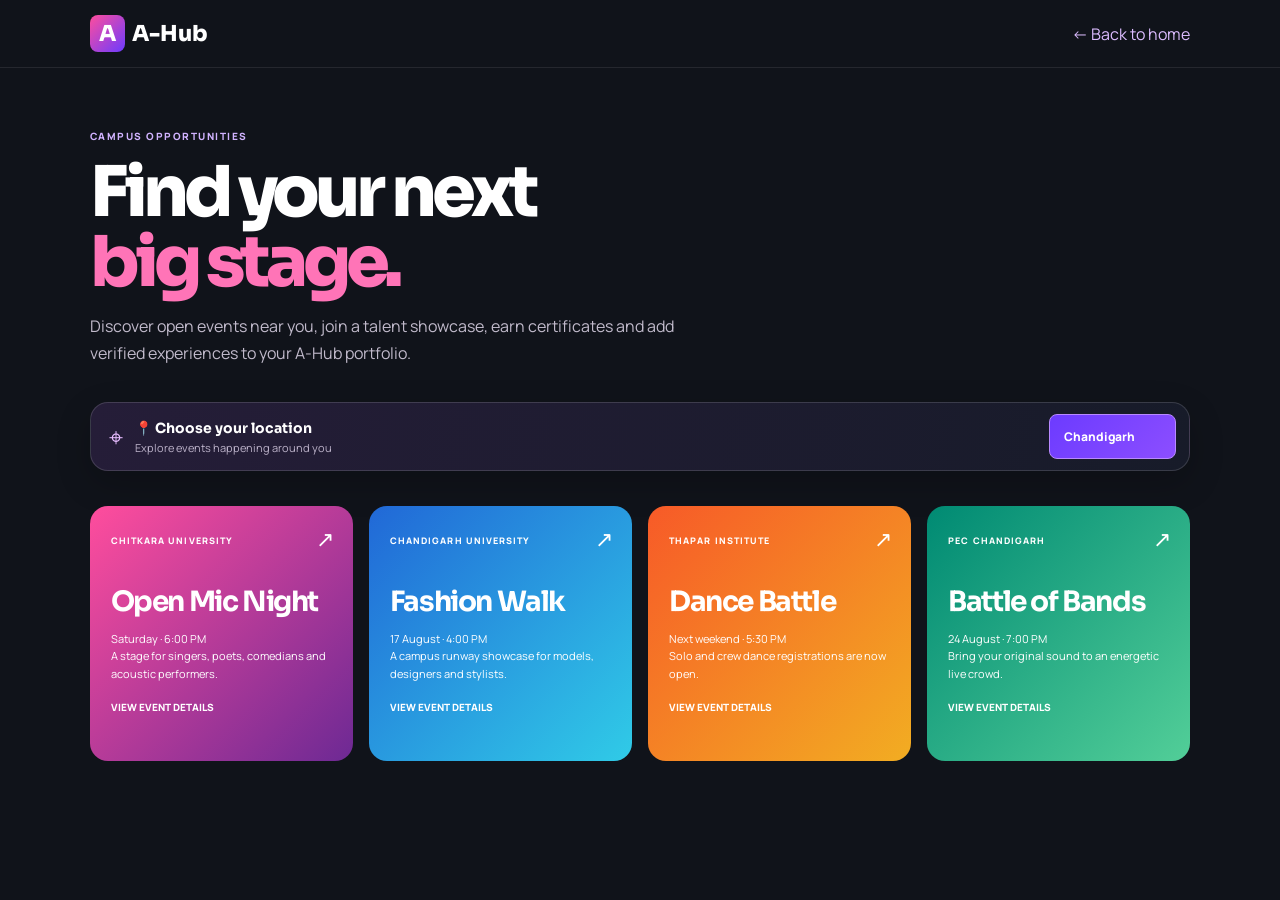
<file: college-opportunities.html>
<!doctype html><html lang="en"><head><meta charset="utf-8"><meta name="viewport" content="width=device-width,initial-scale=1"><title>College Opportunities — A-Hub</title><link rel="preconnect" href="https://fonts.googleapis.com"><link href="https://fonts.googleapis.com/css2?family=Manrope:wght@400;600;700;800&family=Sora:wght@600;700;800&display=swap" rel="stylesheet"><style>:root{--p:#6c3bff;--ink:#10131a}*{box-sizing:border-box}body{margin:0;background:var(--ink);color:#fff;font-family:Manrope}.nav{padding:20px 7vw;display:flex;justify-content:space-between;align-items:center;border-bottom:1px solid #ffffff16}.brand{font:800 22px Sora}.brand i{font-style:normal;background:linear-gradient(135deg,#ff4d9d,#6c3bff);padding:5px 9px;border-radius:8px;margin-right:7px}.nav a{color:#dcbcff;text-decoration:none}main{padding:55px 7vw}.kicker{font-size:10px;letter-spacing:.15em;font-weight:800;color:#d1b3ff}h1{font:800 clamp(38px,6vw,70px)/1 Sora;letter-spacing:-.07em;margin:12px 0}em{font-style:normal;color:#ff74b7}.intro{color:#c1bacb;max-width:600px;line-height:1.7}.location{display:flex;align-items:center;gap:12px;margin:35px 0;padding:15px 17px;border:1px solid #ffffff24;border-radius:14px;background:#ffffff0b}.location strong{font-size:13px}.location select{margin-left:auto;background:#221c2b;color:#fff;border:1px solid #ffffff24;border-radius:8px;padding:10px;font:12px Manrope}.grid{display:grid;grid-template-columns:repeat(auto-fill,minmax(260px,1fr));gap:16px}.event{padding:21px;border-radius:18px;min-height:255px;position:relative;overflow:hidden;cursor:pointer;transition:.25s}.event:hover{transform:translateY(-6px)}.event:after{content:'↗';position:absolute;right:19px;top:18px;font-size:22px}.event small{font-weight:800;letter-spacing:.12em;font-size:9px}.event h2{font:700 28px/1.05 Sora;letter-spacing:-.05em;max-width:230px;margin:38px 0 13px}.event p{font-size:11px;line-height:1.6;max-width:240px}.event span{font-size:10px;font-weight:800}.pink{background:linear-gradient(135deg,#ff4d9d,#6d2994)}.blue{background:linear-gradient(135deg,#2168d7,#30cbe7)}.orange{background:linear-gradient(135deg,#f75a28,#f2ad22)}.green{background:linear-gradient(135deg,#008a73,#52ce98)}.modal{position:fixed;display:none;place-items:center;inset:0;background:#050509bb;z-index:4;padding:15px}.modal.open{display:grid}.panel{position:relative;width:min(560px,100%);max-height:90vh;overflow:auto;background:#f7f4fb;color:#201a29;border-radius:20px;padding:30px}.close{position:absolute;right:15px;top:9px;font-size:28px;border:0;background:none;cursor:pointer}.panel h2{font:700 31px Sora;letter-spacing:-.05em;margin:10px 0}.panel p{font-size:12px;line-height:1.7;color:#675f6e}.perks{display:flex;gap:7px;flex-wrap:wrap;margin:17px 0}.perks span{border-radius:99px;padding:7px 10px;background:#e7def3;color:#5e328e;font-size:10px;font-weight:bold}.enroll{background:linear-gradient(100deg,#6c3bff,#ec52ac);color:#fff;border:0;border-radius:9px;padding:13px 16px;font:800 12px Manrope;cursor:pointer}.form{display:none;gap:10px}.form.open{display:grid}.form input,.form select,.form textarea{border:1px solid #d9d0e0;border-radius:8px;padding:11px;font:12px Manrope}.form textarea{height:75px}.success{display:none;text-align:center;padding:35px 0}.success h2{color:#6233da}@media(max-width:550px){main{padding:42px 20px}.location{align-items:flex-start;flex-direction:column}.location select{margin:0;width:100%}}</style></head><body><nav class="nav"><span class="brand"><i>A</i>A-Hub</span><a href="index.html">← Back to home</a></nav><main><span class="kicker">CAMPUS OPPORTUNITIES</span><h1>Find your next<br><em>big stage.</em></h1><p class="intro">Discover open events near you, join a talent showcase, earn certificates and add verified experiences to your A‑Hub portfolio.</p><div class="location"><strong>📍 Choose your location</strong><select id="region"><option>Chandigarh</option><option>Delhi NCR</option><option>Mumbai</option><option>Bengaluru</option></select></div><div class="grid" id="grid"></div></main><div class="modal" id="modal"><section class="panel"><button class="close">×</button><div id="detail"></div><form class="form" id="form"><input placeholder="Your full name" required><input placeholder="Your college / university" required><select required><option value="">Your role</option><option>Performer</option><option>Team lead</option><option>Volunteer</option></select><select required><option value="">Solo or team?</option><option>Solo participant</option><option>Team</option></select><input placeholder="Team / group name (if applicable)"><input placeholder="Number of people in your team"><textarea placeholder="Tell us briefly about your act or experience"></textarea><button class="enroll">Submit enrolment</button></form><div class="success"><h2>You’re enrolled.</h2><p>Our team will reach out shortly with the next steps. Once the event is complete, your certificate and verified participation can be added to your A‑Hub portfolio.</p></div></section></div><script>const events=[{region:'Chandigarh',school:'Chitkara University',title:'Open Mic Night',date:'Saturday · 6:00 PM',type:'pink',desc:'A stage for singers, poets, comedians and acoustic performers.'},{region:'Chandigarh',school:'Chandigarh University',title:'Fashion Walk',date:'17 August · 4:00 PM',type:'blue',desc:'A campus runway showcase for models, designers and stylists.'},{region:'Chandigarh',school:'Thapar Institute',title:'Dance Battle',date:'Next weekend · 5:30 PM',type:'orange',desc:'Solo and crew dance registrations are now open.'},{region:'Chandigarh',school:'PEC Chandigarh',title:'Battle of Bands',date:'24 August · 7:00 PM',type:'green',desc:'Bring your original sound to an energetic live crowd.'},{region:'Delhi NCR',school:'Delhi University',title:'Indie Music Showcase',date:'31 August · 6:00 PM',type:'blue',desc:'Original artists and bands are invited to perform.'}];const grid=document.querySelector('#grid'),modal=document.querySelector('#modal'),detail=document.querySelector('#detail'),form=document.querySelector('#form');function draw(){let rows=events.filter(e=>e.region===region.value);grid.innerHTML=rows.map((e,i)=>`<article class="event ${e.type}" data-id="${events.indexOf(e)}"><small>${e.school.toUpperCase()}</small><h2>${e.title}</h2><p>${e.date}<br>${e.desc}</p><span>VIEW EVENT DETAILS</span></article>`).join('')||'<p>No open opportunities are listed here yet.</p>';document.querySelectorAll('.event').forEach(c=>c.onclick=()=>show(events[c.dataset.id]))}function show(e){detail.innerHTML=`<span class="kicker">${e.school}</span><h2>${e.title}</h2><p><b>${e.date}</b><br>${e.desc}</p><div class="perks"><span>Certificate provided</span><span>Portfolio building</span><span>Verified participation</span></div><button class="enroll" id="enrol">Enroll for this event →</button>`;form.classList.remove('open');document.querySelector('.success').style.display='none';modal.classList.add('open');enrol.onclick=()=>{detail.style.display='none';form.classList.add('open')}}region.onchange=draw;document.querySelector('.close').onclick=()=>modal.classList.remove('open');modal.onclick=e=>{if(e.target===modal)modal.classList.remove('open')};form.onsubmit=e=>{e.preventDefault();form.style.display='none';document.querySelector('.success').style.display='block'};draw()</script></body></html>
<style>.location{padding:11px 13px 11px 18px;border-radius:18px;background:linear-gradient(100deg,#251d38,#171b29);box-shadow:0 12px 35px #0003}.location:before{content:'⌖';font-size:25px;color:#e7bcff}.location strong{font:700 14px Sora}.location strong:after{content:'Explore events happening around you';display:block;color:#bdb3ca;font:11px Manrope;margin-top:3px}.location select{appearance:none;padding:13px 40px 13px 14px;border:1px solid #b889ff;background:linear-gradient(135deg,#6c3bff,#8c4eff);font-weight:800}@media(max-width:550px){.location:before{display:none}.location strong:after{display:none}}</style>
</file>
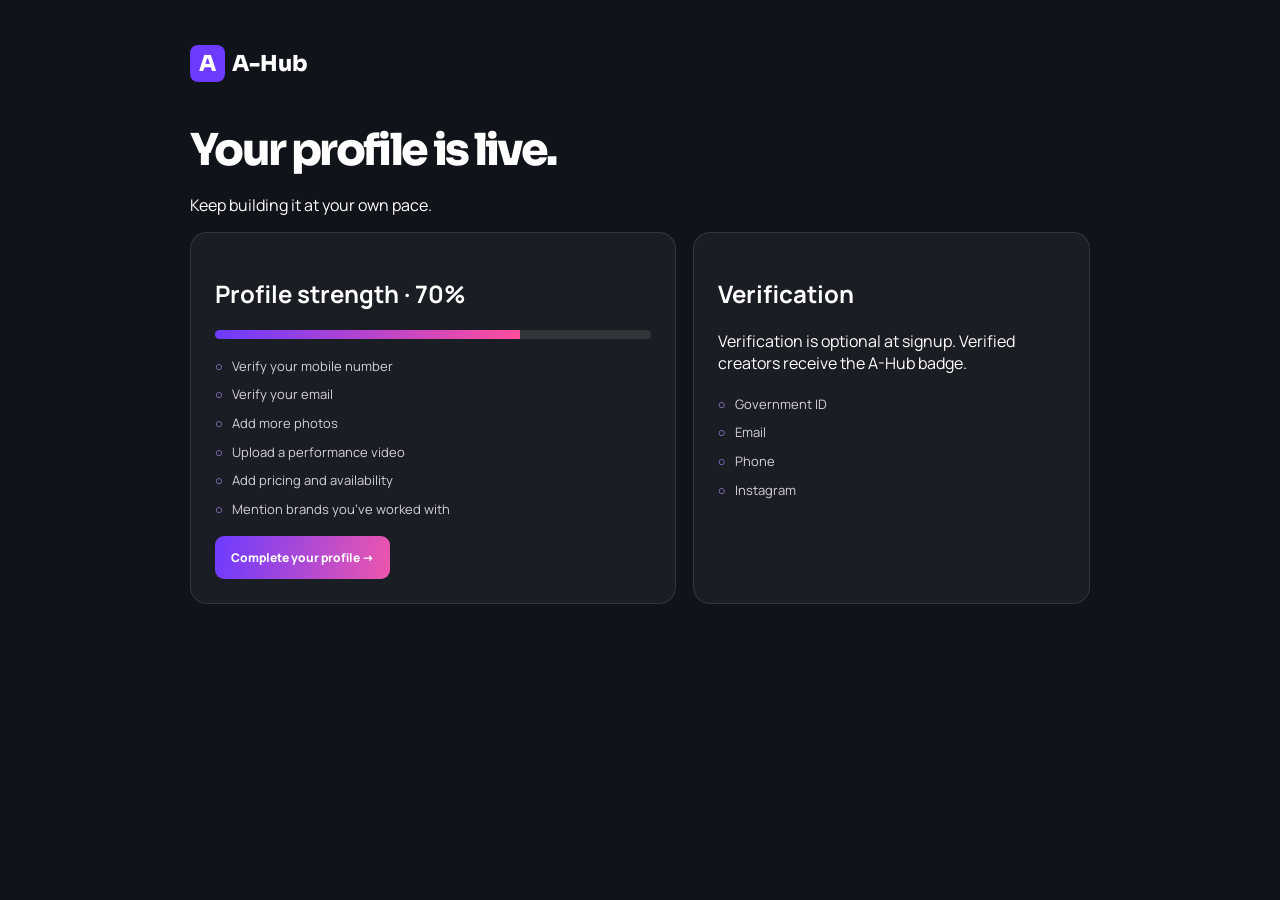
<file: creator-dashboard.html>
<!doctype html><html lang="en"><head><meta charset="utf-8"><meta name="viewport" content="width=device-width,initial-scale=1"><title>Creator Dashboard — A-Hub</title><link href="https://fonts.googleapis.com/css2?family=Manrope:wght@400;600;700;800&family=Sora:wght@600;700;800&display=swap" rel="stylesheet"><style>body{margin:0;background:#10131a;color:#fff;font-family:Manrope}.wrap{max-width:900px;margin:auto;padding:50px 25px}.brand{font:800 22px Sora}.brand i{font-style:normal;background:#6c3bff;padding:5px 9px;border-radius:8px;margin-right:7px}h1{font:800 44px Sora;letter-spacing:-.06em;margin:45px 0 8px}.grid{display:grid;grid-template-columns:1.1fr .9fr;gap:17px}.card{padding:24px;border:1px solid #ffffff1c;background:#ffffff0b;border-radius:17px}.bar{height:9px;border-radius:99px;background:#ffffff1b;overflow:hidden}.bar i{display:block;width:70%;height:100%;background:linear-gradient(90deg,#6c3bff,#ff4d9d)}.list{padding:0;list-style:none;font-size:13px;line-height:2.2;color:#d7cfdf}.list li:before{content:'○';color:#b994ff;margin-right:9px}.cta{border:0;border-radius:9px;padding:13px 16px;background:linear-gradient(100deg,#6c3bff,#ed56ac);color:#fff;font:800 12px Manrope;cursor:pointer}@media(max-width:600px){.grid{grid-template-columns:1fr}}</style></head><body><main class="wrap"><span class="brand"><i>A</i>A-Hub</span><h1 id="welcome">Your profile is live.</h1><p>Keep building it at your own pace.</p><div class="grid"><section class="card"><h2>Profile strength · 70%</h2><div class="bar"><i></i></div><ul class="list"><li>Verify your mobile number</li><li>Verify your email</li><li>Add more photos</li><li>Upload a performance video</li><li>Add pricing and availability</li><li>Mention brands you’ve worked with</li></ul><button class="cta">Complete your profile →</button></section><section class="card"><h2>Verification</h2><p>Verification is optional at signup. Verified creators receive the A-Hub badge.</p><ul class="list"><li>Government ID</li><li>Email</li><li>Phone</li><li>Instagram</li></ul></section></div></main><script>let c=JSON.parse(localStorage.getItem('ahubCreator')||'{}');if(c.name)welcome.textContent=`Welcome, ${c.name}.`</script></body></html>
<script>document.addEventListener('DOMContentLoaded',()=>{const c=JSON.parse(localStorage.getItem('ahubCreator')||'{}');if(c.name){document.querySelector('.card h2').textContent=`Profile strength · ${c.completion||70}%`;document.querySelector('.bar i').style.width=(c.completion||70)+'%';}})</script>
</file>
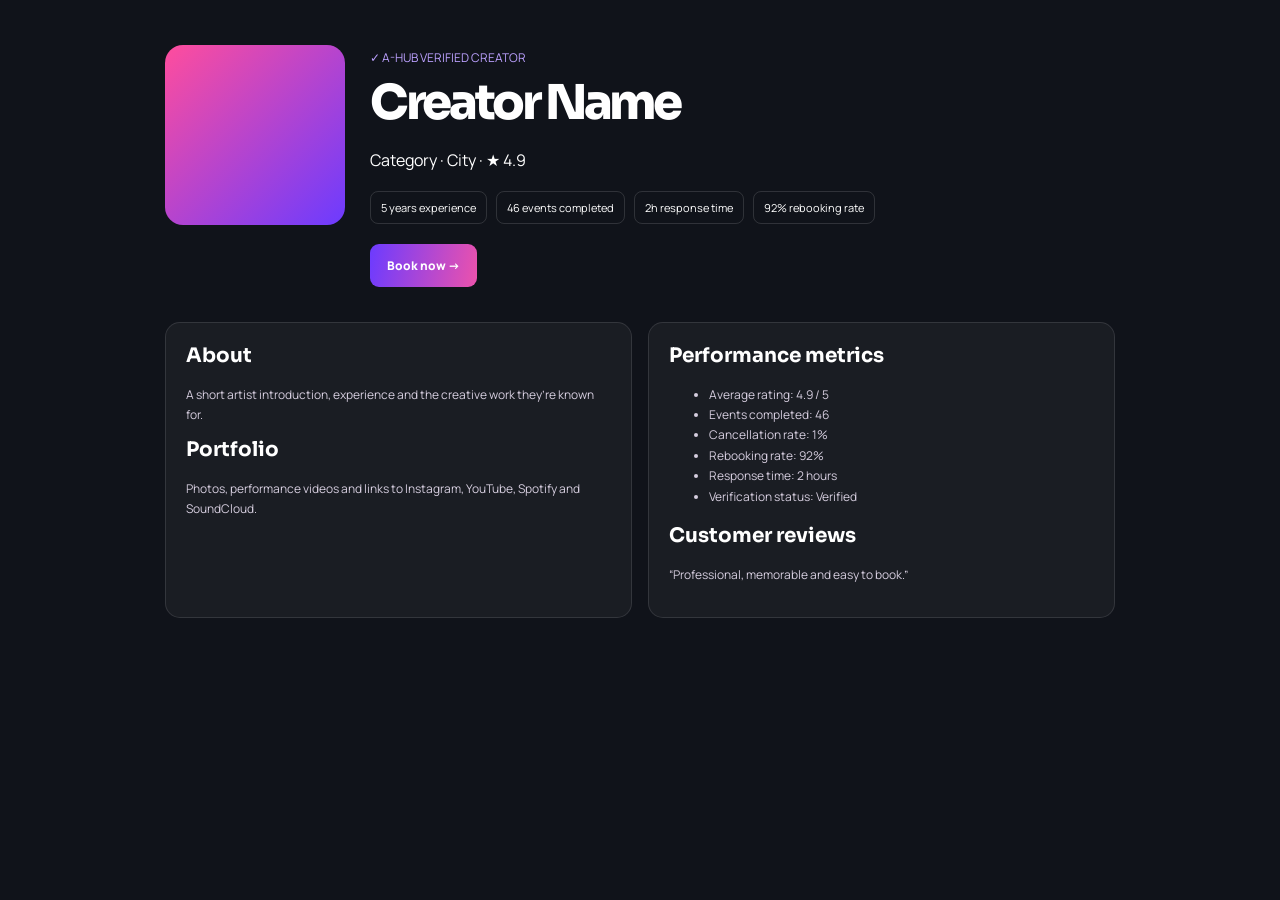
<file: creator-profile.html>
<!doctype html><html lang="en"><head><meta charset="utf-8"><meta name="viewport" content="width=device-width,initial-scale=1"><title>Creator Profile — A-Hub</title><link href="https://fonts.googleapis.com/css2?family=Manrope:wght@400;600;700;800&family=Sora:wght@600;700;800&display=swap" rel="stylesheet"><style>body{margin:0;background:#10131a;color:#fff;font-family:Manrope}.wrap{max-width:950px;margin:auto;padding:45px 25px}.profile{display:grid;grid-template-columns:180px 1fr;gap:25px}.photo{height:180px;border-radius:18px;background:linear-gradient(135deg,#ff4d9d,#6c3bff)}h1{font:800 48px Sora;letter-spacing:-.07em;margin:5px 0}.badge{color:#bca1ff;font-size:12px}.stats{display:flex;gap:9px;flex-wrap:wrap;margin:20px 0}.stats span{border:1px solid #ffffff22;padding:8px 10px;border-radius:8px;font-size:11px}.book{border:0;border-radius:9px;padding:13px 17px;background:linear-gradient(100deg,#6c3bff,#ec52ac);color:#fff;font:800 12px Manrope}.sections{display:grid;grid-template-columns:1fr 1fr;gap:16px;margin-top:35px}.card{border:1px solid #ffffff1c;background:#ffffff0b;border-radius:15px;padding:20px}.card h2{font:700 20px Sora;margin-top:0}.card p,.card li{font-size:12px;color:#d6cedf;line-height:1.7}@media(max-width:600px){.profile,.sections{grid-template-columns:1fr}.photo{width:150px}}</style></head><body><main class="wrap"><div class="profile"><div class="photo"></div><div><span class="badge">✓ A-HUB VERIFIED CREATOR</span><h1>Creator Name</h1><p>Category · City · ★ 4.9</p><div class="stats"><span>5 years experience</span><span>46 events completed</span><span>2h response time</span><span>92% rebooking rate</span></div><button class="book">Book now →</button></div></div><div class="sections"><section class="card"><h2>About</h2><p>A short artist introduction, experience and the creative work they’re known for.</p><h2>Portfolio</h2><p>Photos, performance videos and links to Instagram, YouTube, Spotify and SoundCloud.</p></section><section class="card"><h2>Performance metrics</h2><ul><li>Average rating: 4.9 / 5</li><li>Events completed: 46</li><li>Cancellation rate: 1%</li><li>Rebooking rate: 92%</li><li>Response time: 2 hours</li><li>Verification status: Verified</li></ul><h2>Customer reviews</h2><p>“Professional, memorable and easy to book.”</p></section></div></main></body></html>
<script>document.addEventListener('DOMContentLoaded',()=>{const c=JSON.parse(localStorage.getItem('ahubCreator')||'{}'),image=localStorage.getItem('ahubCreatorImage');if(c.name){document.querySelector('h1').textContent=c.name;document.querySelector('.profile p').textContent=`${c.category} · ${c.city} · ★ New creator`;document.querySelector('.profile .photo').style.background=image?`url(${image}) center/cover`:'linear-gradient(135deg,#ff4d9d,#6c3bff)';const about=document.querySelector('.sections .card p');if(c.bio)about.textContent=c.bio;document.querySelector('.stats').insertAdjacentHTML('beforeend',`<span>${c.experience||'New'} experience</span><span>${c.completion||70}% profile complete</span>`);}})</script>
</file>
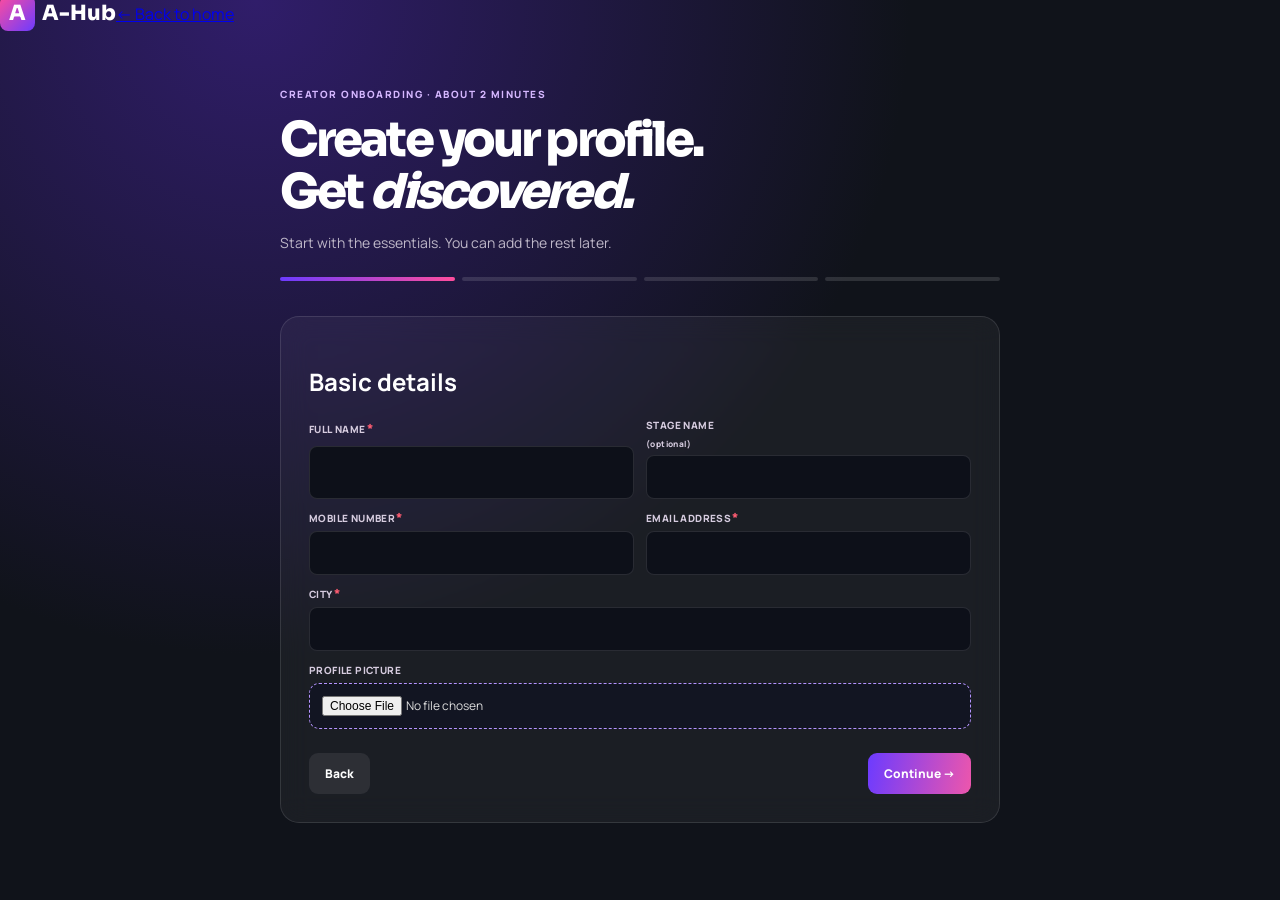
<file: creator-registration.html>
<!doctype html><html lang="en"><head><meta charset="utf-8"><meta name="viewport" content="width=device-width,initial-scale=1"><title>Register as Creator — A-Hub</title><link rel="preconnect" href="https://fonts.googleapis.com"><link href="https://fonts.googleapis.com/css2?family=Manrope:wght@400;500;600;700;800&family=Sora:wght@600;700;800&display=swap" rel="stylesheet"><style>:root{--p:#6c3bff;--ink:#10131a}*{box-sizing:border-box}body{margin:0;background:radial-gradient(circle at 20% 0,#301d6a,#10131a 48%);color:#fff;font-family:Manrope;min-height:100vh}.nav{height:76px;display:flex;align-items:center;justify-content:space-between;padding:0 7vw;border-bottom:1px solid #ffffff16}.brand{font:800 21px Sora}.brand i{font-style:normal;background:linear-gradient(135deg,#ff4d9d,#6c3bff);padding:5px 9px;border-radius:8px;margin-right:7px}.nav a{color:#dcc4ff;text-decoration:none;font-size:12px}main{width:min(720px,calc(100% - 36px));margin:55px auto}.eyebrow{font-size:10px;letter-spacing:.15em;color:#d5b7ff;font-weight:800}.progress{display:flex;gap:7px;margin:23px 0 35px}.progress i{height:4px;flex:1;border-radius:99px;background:#ffffff20}.progress i.active{background:linear-gradient(90deg,#6c3bff,#ff4d9d)}h1{font:800 clamp(32px,5vw,48px)/1.08 Sora;letter-spacing:-.06em;margin:11px 0}.lead{font-size:14px;color:#beb7c8;line-height:1.6}.panel{margin-top:27px;background:#ffffff0c;border:1px solid #ffffff1d;backdrop-filter:blur(14px);border-radius:19px;padding:28px}.step{display:none}.step.active{display:block}.field-grid{display:grid;grid-template-columns:1fr 1fr;gap:12px}.field{display:grid;gap:6px;font-size:10px;font-weight:800;letter-spacing:.04em;color:#d6ccdf}.field.full{grid-column:1/-1}input,textarea,select{width:100%;border:1px solid #ffffff1d;background:#0d1019;color:#fff;padding:12px;border-radius:8px;font:13px Manrope}textarea{height:76px;resize:vertical}.upload{border:1px dashed #b594ff;border-radius:10px;padding:17px;text-align:center;color:#dfcfff;font-size:12px}.chips{display:flex;gap:7px;flex-wrap:wrap}.chips button{border:1px solid #ffffff21;border-radius:99px;background:#ffffff0b;color:#ddd6e6;padding:8px 11px;font:11px Manrope;cursor:pointer}.chips button.selected{background:#6c3bff;border-color:#9e82ff}.actions{display:flex;justify-content:space-between;margin-top:24px}.actions button{border:0;border-radius:9px;padding:12px 16px;font:800 12px Manrope;cursor:pointer}.next{background:linear-gradient(100deg,#6c3bff,#ed56ac);color:#fff;margin-left:auto}.back{background:#ffffff14;color:#fff}.portfolio-note{font-size:11px;color:#bdb4c8}.preview{display:grid;grid-template-columns:80px 1fr;gap:17px;align-items:center;padding:15px;border:1px solid #ffffff20;border-radius:13px;background:#ffffff0a}.avatar{width:80px;height:80px;border-radius:50%;background:linear-gradient(135deg,#ff5cab,#703cff);display:grid;place-items:center;font:700 28px Sora}.preview h3{font:700 21px Sora;margin:0}.preview p{margin:4px 0;color:#c6bdce;font-size:12px}.completion{margin:18px 0;background:#ffffff12;border-radius:99px;height:8px;overflow:hidden}.completion i{display:block;width:70%;height:100%;background:linear-gradient(90deg,#6c3bff,#ff4d9d)}.hint{font-size:11px;color:#d5c7e0}.success{display:none;text-align:center;padding:25px}.success h2{font:700 35px Sora}.success p{color:#c2b9cb;line-height:1.6}@media(max-width:560px){main{margin:35px auto}.field-grid{grid-template-columns:1fr}.field.full{grid-column:auto}.panel{padding:20px}}</style></head><body><nav><span class="brand"><i>A</i>A-Hub</span><a href="index.html">← Back to home</a></nav><main><span class="eyebrow">CREATOR ONBOARDING · ABOUT 2 MINUTES</span><h1>Create your profile.<br>Get <em>discovered.</em></h1><p class="lead">Start with the essentials. You can add the rest later.</p><div class="progress"><i class="active"></i><i></i><i></i><i></i></div><section class="panel"><form id="flow"><div class="step active"><h2>Basic details</h2><div class="field-grid"><label class="field">FULL NAME<input id="name" required></label><label class="field">STAGE NAME <small>(optional)</small><input id="stage"></label><label class="field">MOBILE NUMBER<input required></label><label class="field">EMAIL ADDRESS<input type="email" required></label><label class="field full">CITY<input id="city" required></label><label class="field full">PROFILE PICTURE<div class="upload">Upload a photo · JPG or PNG</div></label></div></div><div class="step"><h2>Creator details</h2><p class="portfolio-note">Select every category that fits your work.</p><div class="chips" id="categories"></div><div class="field-grid" style="margin-top:18px"><label class="field">YEARS OF EXPERIENCE<select id="experience"><option>Just starting</option><option>1–2 years</option><option>3–5 years</option><option>5+ years</option></select></label><label class="field full">SHORT BIO<textarea id="bio" placeholder="Tell people what you do in 2–3 lines."></textarea></label></div></div><div class="step"><h2>Your portfolio</h2><p class="portfolio-note">Add only the links that show your best work.</p><div class="field-grid"><label class="field">INSTAGRAM<input placeholder="instagram.com/…"></label><label class="field">YOUTUBE<input placeholder="youtube.com/…"></label><label class="field">SPOTIFY <small>(optional)</small><input></label><label class="field">SOUNDCLOUD <small>(optional)</small><input></label><label class="field">WEBSITE <small>(optional)</small><input></label><label class="field">GOOGLE DRIVE <small>(optional)</small><input></label><label class="field full">MEDIA<div class="upload">Add up to 5 photos and 3 videos</div></label></div></div><div class="step"><h2>Ready to publish?</h2><div class="preview"><div class="avatar" id="initial">A</div><div><h3 id="preview-name">Your name</h3><p id="preview-category">Creator · Your city</p><small>New A-Hub Creator</small></div></div><div class="completion"><i></i></div><strong>Profile completion: 70%</strong><p class="hint">Publish now, then add verification, pricing, availability, performance videos and brands you’ve worked with whenever you’re ready.</p></div><div class="actions"><button type="button" class="back" id="back">Back</button><button type="button" class="next" id="next">Continue →</button></div></form><div class="success" id="success"><h2>Your creator profile is live.</h2><p>Welcome to A-Hub. Complete the remaining profile details whenever you like.</p><button class="next" onclick="location.href='creator-dashboard.html'">Go to dashboard →</button></div></section></main><script>const cats=['DJ','Singer','Rapper','Band','Music Producer','Dancer','Choreographer','Photographer','Videographer','Anchor','Stand-up Comedian','Magician','Painter','Theatre Artist','Influencer','Content Creator','Other'];categories.innerHTML=cats.map(x=>`<button type="button">${x}</button>`).join('');let chosen=[];categories.onclick=e=>{if(e.target.tagName==='BUTTON'){e.target.classList.toggle('selected');chosen=[...categories.querySelectorAll('.selected')].map(x=>x.textContent)}};let n=0,steps=[...document.querySelectorAll('.step')],bars=[...document.querySelectorAll('.progress i')];function show(){steps.forEach((x,i)=>x.classList.toggle('active',i===n));bars.forEach((x,i)=>x.classList.toggle('active',i<=n));back.style.visibility=n?'visible':'hidden';next.textContent=n===3?'Publish profile →':'Continue →';if(n===3){preview-name.textContent=stage.value||name.value||'Your name';preview-category.textContent=(chosen[0]||'Creator')+' · '+(city.value||'Your city');initial.textContent=(stage.value||name.value||'A')[0].toUpperCase()}}show();next.onclick=()=>{if(n<3){n++;show()}else{localStorage.setItem('ahubCreator',JSON.stringify({name:stage.value||name.value,city:city.value,category:chosen[0]||'Creator'}));flow.style.display='none';success.style.display='block'}};back.onclick=()=>{if(n){n--;show()}}</script></body></html>
<script>document.addEventListener('DOMContentLoaded',()=>{const uploads=[...document.querySelectorAll('.upload')];uploads.forEach((u,i)=>{const input=document.createElement('input');input.type='file';input.style.display='none';input.accept=i===0?'image/*':i===1?'image/*,video/*':'';if(i===1)input.multiple=true;u.tabIndex=0;u.onclick=()=>input.click();u.onkeydown=e=>{if(e.key==='Enter')input.click()};input.onchange=()=>{const files=[...input.files];if(!files.length)return;u.textContent=i===0?`✓ ${files[0].name}`:`✓ ${files.length} file${files.length>1?'s':''} selected`;if(i===0){const reader=new FileReader();reader.onload=()=>localStorage.setItem('ahubCreatorImage',reader.result);reader.readAsDataURL(files[0])}else localStorage.setItem('ahubPortfolioFiles',JSON.stringify(files.map(f=>({name:f.name,type:f.type,size:f.size}))))};u.after(input)});const originalNext=next.onclick;next.onclick=()=>{if(n<3){n++;show()}else{const payload={name:stage.value||name.value,fullName:name.value,city:city.value,category:chosen[0]||'Creator',categories:chosen,experience:experience.value,bio:bio.value,completion:70,verified:false,portfolio:JSON.parse(localStorage.getItem('ahubPortfolioFiles')||'[]')};localStorage.setItem('ahubCreator',JSON.stringify(payload));flow.style.display='none';success.style.display='block'}}})</script>
<script>document.addEventListener('DOMContentLoaded',()=>{const profileUpload=document.querySelector('.upload');if(!profileUpload)return;let input=profileUpload.nextElementSibling;if(!input||input.type!=='file'){input=document.createElement('input');input.type='file';input.accept='image/*';profileUpload.after(input)}input.style.display='block';input.className='native-picture-upload';profileUpload.style.display='none';input.onchange=()=>{const file=input.files[0];if(!file)return;const reader=new FileReader();reader.onload=()=>{localStorage.setItem('ahubCreatorImage',reader.result);input.insertAdjacentHTML('afterend',`<div class="upload-confirm">✓ Profile picture selected: ${file.name}</div>`)};reader.readAsDataURL(file)}})</script><style>.native-picture-upload{width:100%;padding:12px;border:1px dashed #b594ff;border-radius:10px;background:#121522;color:#ddd;cursor:pointer;font:12px Manrope}.upload-confirm{margin-top:8px;color:#cbb2ff;font-size:11px}</style>
<script>document.addEventListener('DOMContentLoaded',()=>document.querySelectorAll('.field').forEach(field=>{if(field.querySelector('[required]')&&!field.querySelector('.required-mark')){const mark=document.createElement('b');mark.className='required-mark';mark.textContent=' *';field.firstChild.after(mark)}}))</script><style>.required-mark{color:#ff5d72;font-size:14px;line-height:0;margin-left:2px}</style>
<script>document.addEventListener('DOMContentLoaded',()=>document.querySelectorAll('.field').forEach(field=>{if(!field.querySelector('[required]'))return;field.querySelectorAll('.required-mark').forEach(x=>x.remove());const text=[...field.childNodes].find(x=>x.nodeType===3&&x.textContent.trim());if(!text)return;const label=document.createElement('span');label.className='field-label';label.textContent=text.textContent.trim();const star=document.createElement('b');star.className='required-mark';star.textContent=' *';label.append(star);text.replaceWith(label)}))</script><style>.field-label{display:inline-flex!important;align-items:center;gap:1px}.required-mark{display:inline!important;color:#ff5d72!important;font-size:14px!important;line-height:1!important;margin:0!important}</style>
</file>
